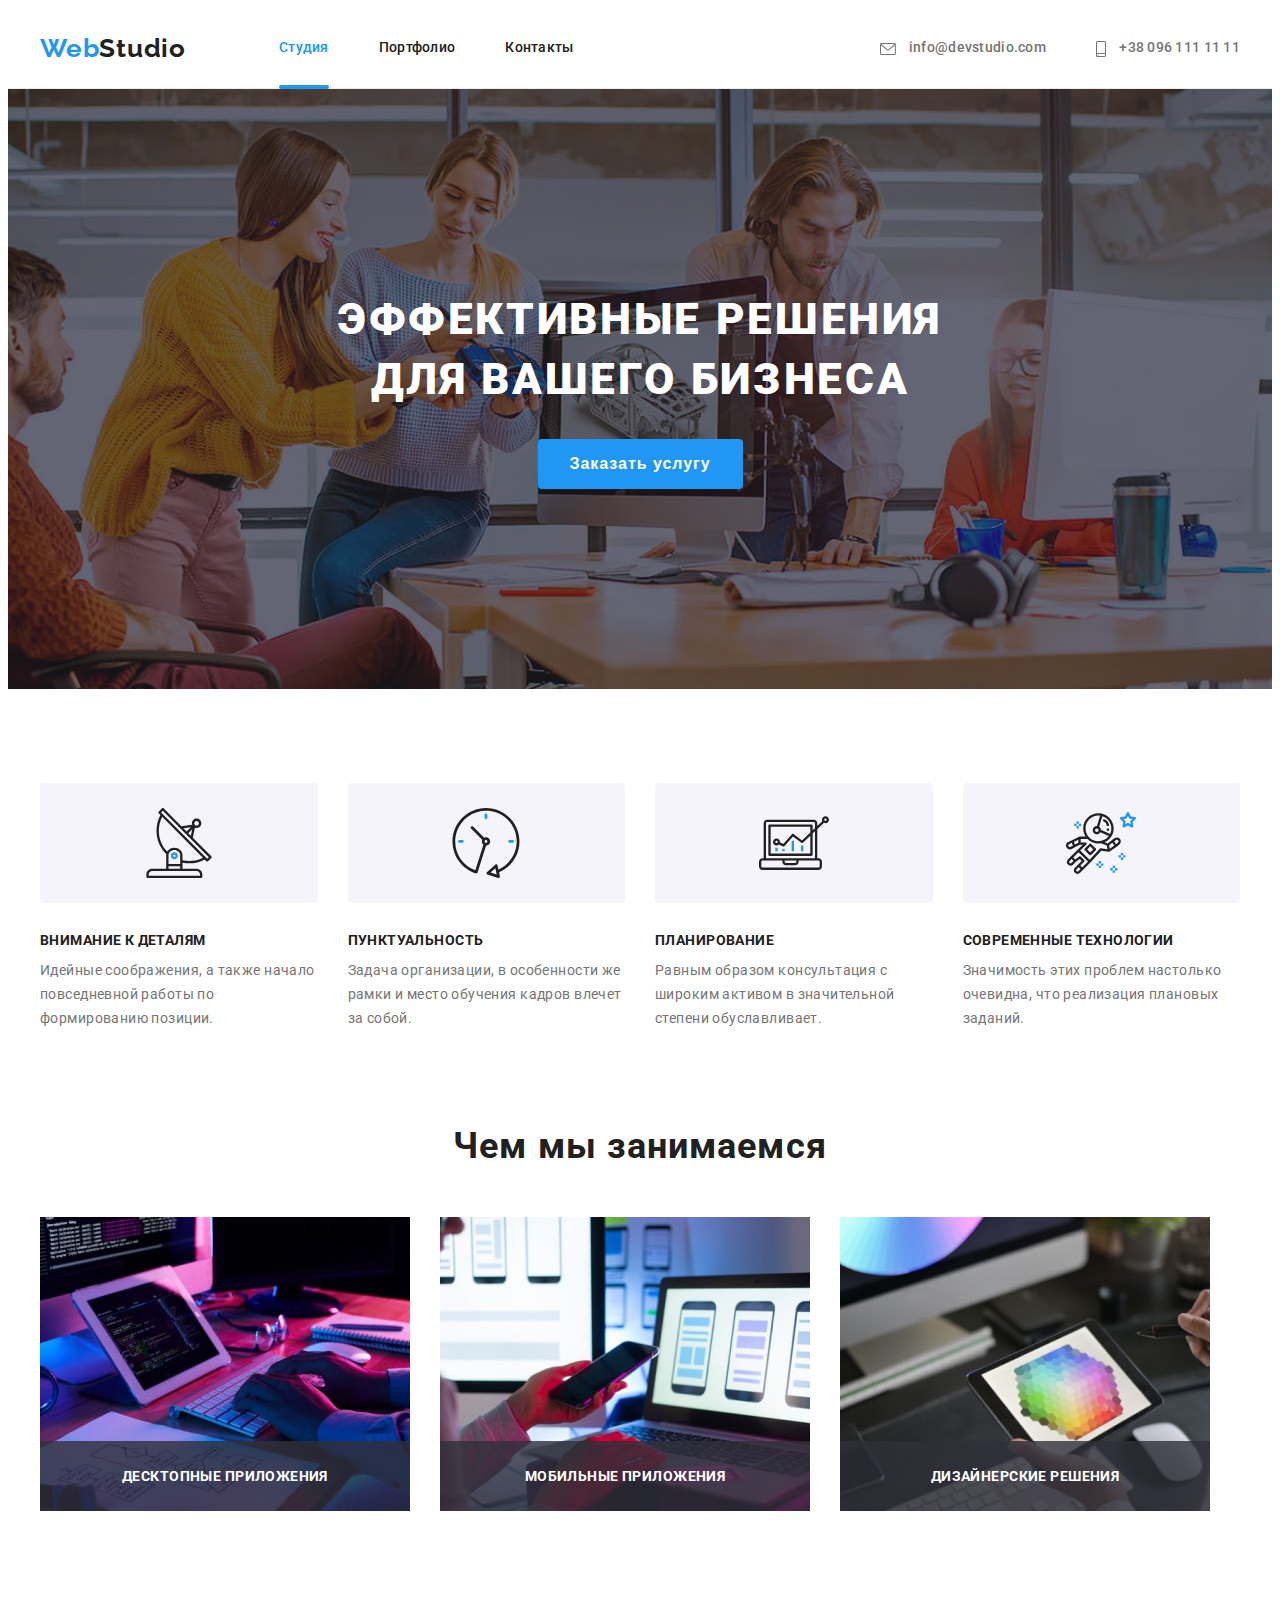
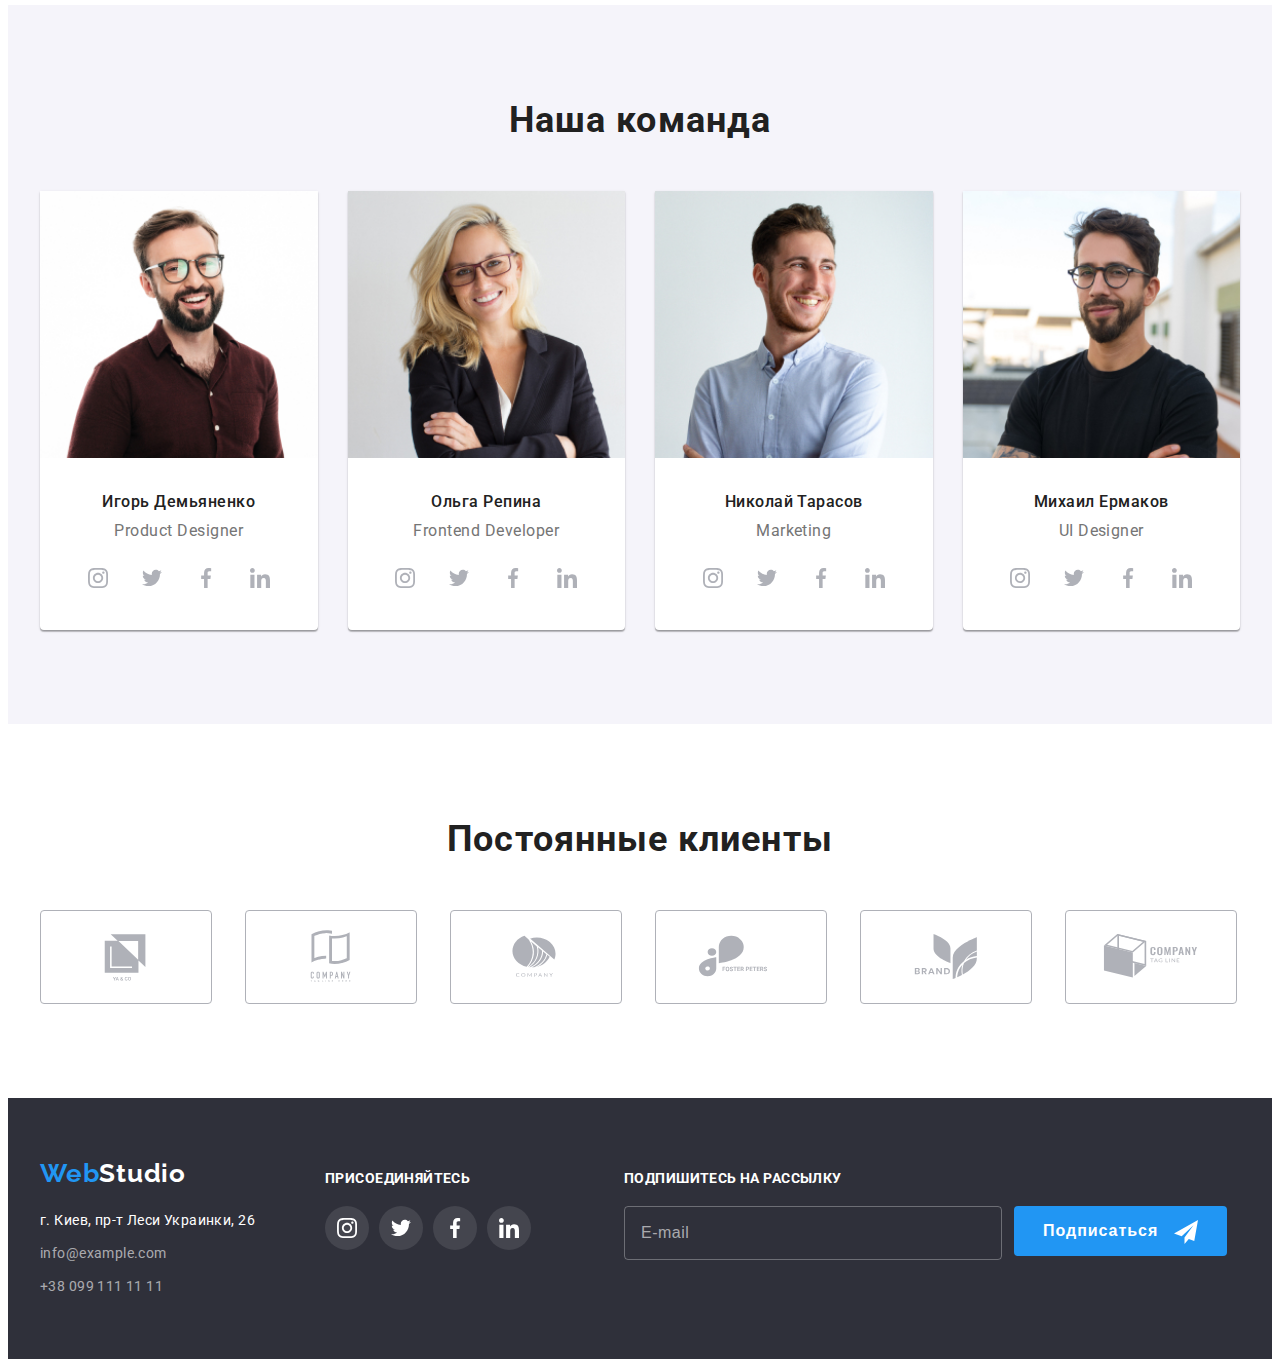
<file: index.html>
<!DOCTYPE html>
<html lang="ru">
<head>
    <meta charset="UTF-8">
    <meta http-equiv="X-UA-Compatible" content="IE=edge">
    <meta name="viewport" content="width=device-width, initial-scale=1.0">
    <title>Document</title>
    <link rel="preconnect" href="https://fonts.googleapis.com">
    <link rel="preconnect" href="https://fonts.gstatic.com" crossorigin>
    <link href="https://fonts.googleapis.com/css2?family=Raleway:wght@700&family=Roboto:wght@400;500;700;900&display=swap"
        rel="stylesheet">
    <link rel="stylesheet" href="https://cdnjs.cloudflare.com/ajax/libs/modern-normalize/1.1.0/modern-normalize.min.css"
        integrity="sha512-wpPYUAdjBVSE4KJnH1VR1HeZfpl1ub8YT/NKx4PuQ5NmX2tKuGu6U/JRp5y+Y8XG2tV+wKQpNHVUX03MfMFn9Q=="
        crossorigin="anonymous" referrerpolicy="no-referrer" />
    <link rel="stylesheet" href="./css/style.css">
    <link rel="stylesheet" href="./css/main.min.css">
</head>
<body>
    <header class="header">
        <div class="container">
            <nav class="header-nav">
                <a href="" class="header-nav__logo logo link" lang="en">Web<span class="header-nav__studio">Studio</span></a>
                <ul class="header-nav__list list">
                    <li class="header-nav__item">
                        <a href="./index.html" class="header-nav__link current link">Студия</a>
                    </li>
                    <li class="header-nav__item">
                        <a href="./portfolio.html" class="header-nav__link link">Портфолио</a>
                    </li>
                    <li class="header-nav__item">
                        <a href="" class="header-nav__link link">Контакты</a>
                    </li>
                </ul>
            </nav>
            <ul class="header-contacts list">
                <li class="header-contacts__item">
                    <a href="mailto:info@devstudio.com" class="header-contacts__mail link">
                        <svg class="header-contacts__icon" width="16" height="12">
                            <use href="./images/sprite.svg#icon-envelope"></use>
                        </svg>
                    info@devstudio.com</a>
                </li>
                <li class="header-contacts__item">
                    <a href="tel:+380961111111" class="header-contacts__tel link">
                        <svg class="header-contacts__icon" width="10" height="16">
                            <use href="./images/sprite.svg#icon-smartphone"></use>
                        </svg>
                    +38 096 111 11 11</a>
                </li>
            </ul>
            <button type="button" class="menu-open" data-menu-open>
                <svg class="menu-open__icon" width="24" height="16">
                    <use href="./images/sprite.svg#icon-menu-open1">
                    </use>
                </svg>
            </button>
            <div class="mob-menu is-hidden" data-menu>
                <div>
                <button class="menu-close" data-menu-close>
                    <svg class="menu-close__icon" width="19" height="19">
                        <use href="./images/sprite.svg#icon-menu-close">
                        </use>
                    </svg>
                </button>
                <ul class="mob-menu-list list">
                    <li class="mob-menu-list__item">
                        <a href="./index.html" class="mob-menu-list__link current link">Студия</a>
                    </li>
                    <li class="mob-menu-list__item">
                        <a href="./portfolio.html" class="mob-menu-list__link link">Портфолио</a>
                    </li>
                    <li class="mob-menu-list__item">
                        <a href="" class="mob-menu-list__link link">Контакты</a>
                    </li>
                </ul>
                </div>
                <div>
                <ul class="mob-menu-contacts list">
                    <li class="mob-menu-contacts__item">
                        <a href="tel:+380961111111" class="mob-menu-contacts__tel link">
                            +38 096 111 11 11</a>
                    </li>
                    <li class="mob-menu-contacts__item">
                        <a href="mailto:info@devstudio.com" class="mob-menu-contacts__mail link">
                            info@devstudio.com</a>
                    </li>
                    
                </ul>
                <ul class="mob-menu-social">
                    <li class="mob-menu-social__list list">
                        <a href="#" class="mob-menu-social__item link">
                            Instagram
                        </a>
                    </li>
                    <li class="mob-menu-social__list list">
                        <a href="#" class="mob-menu-social__item link">
                            Twitter
                        </a>
                    </li>
                    <li class="mob-menu-social__list list">
                        <a href="#" class="mob-menu-social__item link">
                            Facebook
                        </a>
                    </li>
                    <li class="mob-menu-social__list list">
                        <a href="#" class="mob-menu-social__item link">
                            LinkedIn
                        </a>
                    </li>
                </ul>
                </div>
            </div>
        </div>
    </header>
    <main>
        <section class="hero">
            <div class="container">
                <h1 class="hero-title">Эффективные решения<br>для вашего бизнеса</h1>
                <button type="button" data-modal-open class="hero-button btn">Заказать услугу</button>
            </div>    
        </section>
        <section class="advantages">
            <div class="container">
                <h2 class="visually-hidden">Наши преимущества</h2>
                <ul class="advantages-list list">
                    <li class="advantages-list__item">
                        <div class="advantages-list__icon-box">
                            <svg class="advantages-icon" width="70" height="70">
                                <use href="./images/sprite.svg#icon-antenna-1">
                                </use>
                            </svg>
                        </div>
                        <h3 class="advantages-list__title">Внимание к деталям</h3>
                        <p class="advantages-list__text">Идейные соображения, а также начало повседневной работы по формированию позиции.</p>
                    </li>
                    <li class="advantages-list__item">
                        <div class="advantages-list__icon-box">
                            <svg class="advantages-icon" width="70" height="70">
                                <use href="./images/sprite.svg#icon-clock-1">
                                </use>
                            </svg>
                        </div>
                        <h3 class="advantages-list__title">Пунктуальность</h3>
                        <p class="advantages-list__text">Задача организации, в особенности же рамки и место обучения кадров влечет за собой.</p>
                    </li>
                    <li class="advantages-list__item">
                        <div class="advantages-list__icon-box">
                            <svg class="advantages-icon" width="70" height="70">
                                <use href="./images/sprite.svg#icon-diagram-1">
                                </use>
                            </svg>
                        </div>
                        <h3 class="advantages-list__title">Планирование</h3>
                        <p class="advantages-list__text">Равным образом консультация с широким активом в значительной степени обуславливает.</p>
                    </li>
                    <li class="advantages-list__item">
                        <div class="advantages-list__icon-box">
                            <svg class="advantages-icon" width="70" height="70">
                                <use href="./images/sprite.svg#icon-astronaut-1">
                                </use>
                            </svg>
                        </div>
                        <h3 class="advantages-list__title">Современные технологии</h3>
                        <p class="advantages-list__text">Значимость этих проблем настолько очевидна, что реализация плановых заданий.</p>
                    </li>
                </ul>
            </div>
        </section>
        <section class="service">
            <div class="container">
                <h2 class="service-title">Чем мы занимаемся</h2>
                <ul class="service-list list">
                    <li class="service-list__item">
                        <img src="./images/what-we-do/desktop.jpg" alt="Набирает текст на клавиатуре" width="370" height="294">
                        <h3 class="service-list__description">Десктопные приложения</h3>
                    </li>
                    <li class="service-list__item">
                        <img src="./images/what-we-do/mobile.jpg" alt="Мобильный телефон и ноутбук" width="370" height="294">
                        <h3 class="service-list__description">Мобильные приложения</h3>
                    </li>
                    <li class="service-list__item">
                        <img src="./images/what-we-do/design.jpg" alt="Планшет в руках" width="370" height="294">
                        <h3 class="service-list__description">Дизайнерские решения</h3>
                    </li>
                </ul>
            </div>
        </section>
        <section class="team">
            <div class="container">
                <h2 class="team-title">Наша команда</h2>
                <ul class="team-list list">
                    <li class="team-list__item">
                        <picture>
                            <source srcset="./images/our-team/img-1-desk.jpg 1x, ./images/our-team/img-1-desk-2x.jpg 2x" media="(min-width:1200px)" />
                            <source srcset="./images/our-team/img-1-tablet.jpg 1x, ./images/our-team/img-1-tablet-2x.jpg 2x" media="(min-width:768px)" />
                            <source srcset="./images/our-team/img-1-mob.jpg 1x, ./images/our-team/img-1-mob-2x.jpg 2x" media="(min-width:480px)" />
                            <img src="./images/our-team/img-1-desk.jpg" alt="Улыбающийся парень в очках" width="100%" height="auto">
                        </picture>
                        <div class="team-list__text">
                            <h3 class="team-list__name">Игорь Демьяненко</h3>
                            <p class="team-list__position" lang="en">Product Designer</p>
                            <ul class="team-list__icon-list list">
                                <li class="team-list__icon-item">
                                    <a href="#" class="team-list__icon-link social-icon link">
                                        <svg class="team-social-icon" width="20" height="20">
                                            <use href="./images/sprite.svg#icon-instagram-2">
                                            </use>
                                        </svg>
                                    </a>
                                </li>
                                <li class="team-list__icon-item">
                                    <a href="#" class="team-list__icon-link social-icon link">
                                        <svg class="team-social-icon" width="20" height="20">
                                            <use href="./images/sprite.svg#icon-twitter-1">
                                            </use>
                                        </svg>
                                    </a>
                                </li>
                                <li class="team-list__icon-item">
                                    <a href="#" class="team-list__icon-link social-icon link">
                                        <svg class="team-social-icon" width="20" height="20">
                                            <use href="./images/sprite.svg#icon-facebook-1">
                                            </use>
                                        </svg>
                                    </a>
                                </li>
                                <li class="team-list__icon-item">
                                    <a href="#" class="team-list__icon-link social-icon link">
                                        <svg class="team-social-icon" width="20" height="20">
                                            <use href="./images/sprite.svg#icon-linkedin-1">
                                            </use>
                                        </svg>
                                    </a>
                                </li>
                            </ul>
                        </div>
                    </li>
                    <li class="team-list__item">
                        <picture>
                            <source srcset="./images/our-team/img-2-desk.jpg 1x, ./images/our-team/img-2-desk-2x.jpg 2x"
                                media="(min-width:1200px)" />
                            <source srcset="./images/our-team/img-2-tablet.jpg 1x, ./images/our-team/img-2-tablet-2x.jpg 2x"
                                media="(min-width:768px)" />
                            <source srcset="./images/our-team/img-2-mob.jpg 1x, ./images/our-team/img-2-mob-2x.jpg 2x"
                                media="(min-width:480px)" />
                            <img src="./images/our-team/img-2-desk.jpg" alt="Улыбающаяся девушка в очках" width="100%" height="auto">
                        </picture>
                        <div class="team-list__text">
                            <h3 class="team-list__name">Ольга Репина</h3>
                            <p class="team-list__position" lang="en">Frontend Developer</p>
                            <ul class="team-list__icon-list list">
                                <li class="team-list__icon-item">
                                    <a href="#" class="team-list__icon-link social-icon link">
                                        <svg class="team-social-icon" width="20" height="20">
                                            <use href="./images/sprite.svg#icon-instagram-2">
                                            </use>
                                        </svg>
                                    </a>
                                </li>
                                <li class="team-list__icon-item">
                                    <a href="#" class="team-list__icon-link social-icon link">
                                        <svg class="team-social-icon" width="20" height="20">
                                            <use href="./images/sprite.svg#icon-twitter-1">
                                            </use>
                                        </svg>
                                    </a>
                                </li>
                                <li class="team-list__icon-item">
                                    <a href="#" class="team-list__icon-link social-icon link">
                                        <svg class="team-social-icon" width="20" height="20">
                                            <use href="./images/sprite.svg#icon-facebook-1">
                                            </use>
                                        </svg>
                                    </a>
                                </li>
                                <li class="team-list__icon-item">
                                    <a href="#" class="team-list__icon-link social-icon link">
                                        <svg class="team-social-icon" width="20" height="20">
                                            <use href="./images/sprite.svg#icon-linkedin-1">
                                            </use>
                                        </svg>
                                    </a>
                                </li>
                            </ul>
                        </div> 
                    </li>
                    <li class="team-list__item">
                        <picture>
                            <source srcset="./images/our-team/img-3-desk.jpg 1x, ./images/our-team/img-3-desk-2x.jpg 2x"
                                media="(min-width:1200px)" />
                            <source srcset="./images/our-team/img-3-tablet.jpg 1x, ./images/our-team/img-3-tablet-2x.jpg 2x"
                                media="(min-width:768px)" />
                            <source srcset="./images/our-team/img-3-mob.jpg 1x, ./images/our-team/img-3-mob-2x.jpg 2x"
                                media="(min-width:480px)" />
                            <img src="./images/our-team/img-3-desk.jpg" alt="Улыбающийся парень в белой рубашке" width="100%" height="auto">
                        </picture>
                        <div class="team-list__text">
                            <h3 class="team-list__name">Николай Тарасов</h3>
                            <p class="team-list__position" lang="en">Marketing</p>
                            <ul class="team-list__icon-list list">
                                <li class="team-list__icon-item">
                                    <a href="#" class="team-list__icon-link social-icon link">
                                        <svg class="team-social-icon" width="20" height="20">
                                            <use href="./images/sprite.svg#icon-instagram-2">
                                            </use>
                                        </svg>
                                    </a>
                                </li>
                                <li class="team-list__icon-item">
                                    <a href="#" class="team-list__icon-link social-icon link">
                                        <svg class="team-social-icon" width="20" height="20">
                                            <use href="./images/sprite.svg#icon-twitter-1">
                                            </use>
                                        </svg>
                                    </a>
                                </li>
                                <li class="team-list__icon-item">
                                    <a href="#" class="team-list__icon-link social-icon link">
                                        <svg class="team-social-icon" width="20" height="20">
                                            <use href="./images/sprite.svg#icon-facebook-1">
                                            </use>
                                        </svg>
                                    </a>
                                </li>
                                <li class="team-list__icon-item">
                                    <a href="#" class="team-list__icon-link social-icon link">
                                        <svg class="team-social-icon" width="20" height="20">
                                            <use href="./images/sprite.svg#icon-linkedin-1">
                                            </use>
                                        </svg>
                                    </a>
                                </li>
                            </ul>
                        </div> 
                    </li>
                    <li class="team-list__item">
                        <picture>
                            <source srcset="./images/our-team/img-4-desk.jpg 1x, ./images/our-team/img-4-desk-2x.jpg 2x"
                                media="(min-width:1200px)" />
                            <source srcset="./images/our-team/img-4-tablet.jpg 1x, ./images/our-team/img-4-tablet-2x.jpg 2x"
                                media="(min-width:768px)" />
                            <source srcset="./images/our-team/img-4-mob.jpg 1x, ./images/our-team/img-4-mob-2x.jpg 2x"
                                media="(min-width:480px)" />
                            <img src="./images/our-team/img-4-desk.jpg" alt="Улыбающийся парень в черной футболке" width="100%" height="auto">
                        </picture>
                        <div class="team-list__text">
                            <h3 class="team-list__name">Михаил Ермаков</h3>
                            <p class="team-list__position" lang="en">UI Designer</p>
                            <ul class="team-list__icon-list list">
                                <li class="team-list__icon-item">
                                    <a href="#" class="team-list__icon-link social-icon link">
                                        <svg class="team-social-icon" width="20" height="20">
                                            <use href="./images/sprite.svg#icon-instagram-2">
                                            </use>
                                        </svg>
                                    </a>
                                </li>
                                <li class="team-list__icon-item">
                                    <a href="#" class="team-list__icon-link social-icon link">
                                        <svg class="team-social-icon" width="20" height="20">
                                            <use href="./images/sprite.svg#icon-twitter-1">
                                            </use>
                                        </svg>
                                    </a>
                                </li>
                                <li class="team-list__icon-item">
                                    <a href="#" class="team-list__icon-link social-icon link">
                                        <svg class="team-social-icon" width="20" height="20">
                                            <use href="./images/sprite.svg#icon-facebook-1">
                                            </use>
                                        </svg>
                                    </a>
                                </li>
                                <li class="team-list__icon-item">
                                    <a href="#" class="team-list__icon-link social-icon link">
                                        <svg class="team-social-icon" width="20" height="20">
                                            <use href="./images/sprite.svg#icon-linkedin-1">
                                            </use>
                                        </svg>
                                    </a>
                                </li>
                            </ul>
                        </div>
                    </li>
                </ul>
            </div>
        </section>
         <section class="client">
            <div class="container">
                <h2 class="client-title">Постоянные клиенты</h2>
                <ul class="client-list list">
                    <li class="client-list__item">
                        <a href="#" class="client-list__link link">
                            <svg class="client-list__icon-company" width="106" height="60">
                                <use href="./images/sprite.svg#icon-logo">
                                </use>
                            </svg>
                        </a>
                    </li>
                    <li class="client-list__item">
                        <a href="#" class="client-list__link link">
                            <svg class="client-list__icon-company" width="106" height="60">
                                <use href="./images/sprite.svg#icon-logo-1">
                                </use>
                            </svg>
                        </a>
                    </li>
                    <li class="client-list__item">
                        <a href="#" class="client-list__link link">
                            <svg class="client-list__icon-company" width="106" height="60">
                                <use href="./images/sprite.svg#icon-logo-2">
                                </use>
                            </svg>
                        </a>
                    </li>
                    <li class="client-list__item">
                        <a href="#" class="client-list__link link">
                            <svg class="client-list__icon-company" width="106" height="60">
                                <use href="./images/sprite.svg#icon-logo-3">
                                </use>
                            </svg>
                        </a>
                    </li>
                    <li class="client-list__item">
                        <a href="#" class="client-list__link link">
                            <svg class="client-list__icon-company" width="106" height="60">
                                <use href="./images/sprite.svg#icon-logo-4">
                                </use>
                            </svg>
                        </a>
                    </li>
                    <li class="client-list__item">
                        <a href="#" class="client-list__link link">
                            <svg class="client-list__icon-company" width="106" height="60">
                                <use href="./images/sprite.svg#icon-logo-5">
                                </use>
                            </svg>
                        </a>
                    </li>
                </ul>
            </div>       
        </section>
    </main>
    <footer class="footer">
        <div class="container">
            <div class="footer-tablet">
            <div class="footer-contacts">
                <a href="" class="footer-contacts__logo logo link" lang="en">Web<span class="footer-contacts__studio">Studio</span></a>
                <address class="footer-contacts__address">
                    <ul class="footer-contacts__list list">
                        <li class="footer-contacts__item">
                            <a href="https://goo.gl/maps/ack8c37ZbApfRKhZ8" class="footer-contacts__map link" target="_blank" rel="noopener noreferrer">г. Киев, пр-т Леси Украинки, 26</a>
                        </li>
                        <li class="footer-contacts__item">
                            <a href="mailto:info@example.com" class="footer-contacts__mail link">info@example.com</a>
                        </li>
                        <li class="footer-contacts__item">
                            <a href="tel:+380991111111" class="footer-contacts__tel link">+38 099 111 11 11</a>
                        </li>
                    </ul>
                </address>
            </div>
            <div class="social-networks">
                <h3 class="social-networks__title">присоединяйтесь</h3>
                <ul class="social-networks__list list">
                    <li class="social-networks__item">
                        <a href="#" class="social-networks__link social-icon link">
                            <svg class="social-networks__icon" width="20" height="20">
                                <use href="./images/sprite.svg#icon-instagram-2">
                                </use>
                            </svg>
                        </a>
                    </li>
                    <li class="social-networks__item">
                        <a href="#" class="social-networks__link social-icon link">
                            <svg class="social-networks__icon" width="20" height="20">
                                <use href="./images/sprite.svg#icon-twitter-1">
                                </use>
                            </svg>
                        </a>
                    </li>
                    <li class="social-networks__item">
                        <a href="#" class="social-networks__link social-icon link">
                            <svg class="social-networks__icon" width="20" height="20">
                                <use href="./images/sprite.svg#icon-facebook-1">
                                </use>
                            </svg>
                        </a>
                    </li>
                    <li class="social-networks__item">
                        <a href="#" class="social-networks__link social-icon link">
                            <svg class="social-networks__icon" width="20" height="20">
                                <use href="./images/sprite.svg#icon-linkedin-1">
                                </use>
                            </svg>
                        </a>
                    </li>
                </ul>
            </div>
            </div>
            <div class="distribution">
                <h3 class="distribution__title">Подпишитесь на рассылку</h3>
                <form action="#" class="distribution-form">
                    <input type="email" name="distribution-email" class="distribution-form__input" placeholder="E-mail">
                    <button type="submit" class="btn distribution-form__button">Подписаться
                        <svg class="distribution-form__icon" width="24" height="24">
                            <use href="./images/sprite.svg#distribution-icon">
                            </use>
                        </svg>
                    </button>
                </form>
            </div>
        </div>    
    </footer>
    <div class="backdrop is-hidden" data-modal>
        <div class="modal">
           <button type="button" data-modal-close class="btn-open">
            <svg class="btn-open-icon" width="18" height="18">
                <use href="./images/sprite.svg#icon-close">
                </use>
            </svg>        
           </button>
           <form action="#" class="modal-form">
               <b class="modal-title">Оставьте свои данные, мы вам перезвоним</b>
               <div class="modal-form-field">
                   <label for="input-name" class="modal-form-label">Имя</label>
                   <span class="input-wrap">
                        <input type="text" id="input-name" class="modal-form-input" name="modal-name">
                        <svg class="modal-form-icon" width="12" height="12">
                            <use href="./images/sprite.svg#icon-user"></use>
                        </svg>
                    </span>
               </div>
                <div class="modal-form-field">
                    <label for="input-tel" class="modal-form-label">Телефон</label>
                    <span class="input-wrap">
                        <input type="tel" id="input-tel" class="modal-form-input" name="modal-tel">
                        <svg class="modal-form-icon" width="13" height="13">
                            <use href="./images/sprite.svg#icon-tel"></use>
                        </svg>
                    </span>
                </div>
                <div class="modal-form-field">
                    <label for="input-email" class="modal-form-label">Почта</label>
                    <span class="input-wrap">
                        <input type="email" id="input-email" class="modal-form-input" name="modal-email">
                        <svg class="modal-form-icon" width="15" height="12">
                            <use href="./images/sprite.svg#icon-mail"></use>
                        </svg>
                    </span>
                </div>
                <div class="modal-form-field">
                    <label for="comment" class="modal-form-label">Комментарий</label>
                    <textarea name="modal-comment" id="comment" placeholder="Введите текст" class="modal-comment"></textarea>
                </div>
                <div class="modal-form-field">
                    <input type="checkbox" id="check" name="policy" class= "visually-hidden checkbox">
                    <label for="check" class="check-label">
                        <span class="icon-check">
                            <svg class="" width="11" height="18">
                                <use href="./images/sprite.svg#icon-check"></use>
                            </svg>
                        </span>
                        Соглашаюсь с рассылкой и принимаю <a href="#" class="agreement-link">Условия договора</a></label>
                </div>
                <button type="submit" class="modal-button">Отправить</button>
           </form>
        </div>
    </div>
    <script src="./js/modal.js"></script>
    <script src="./js/menu.js"></script>
</body>
</html>
</file>
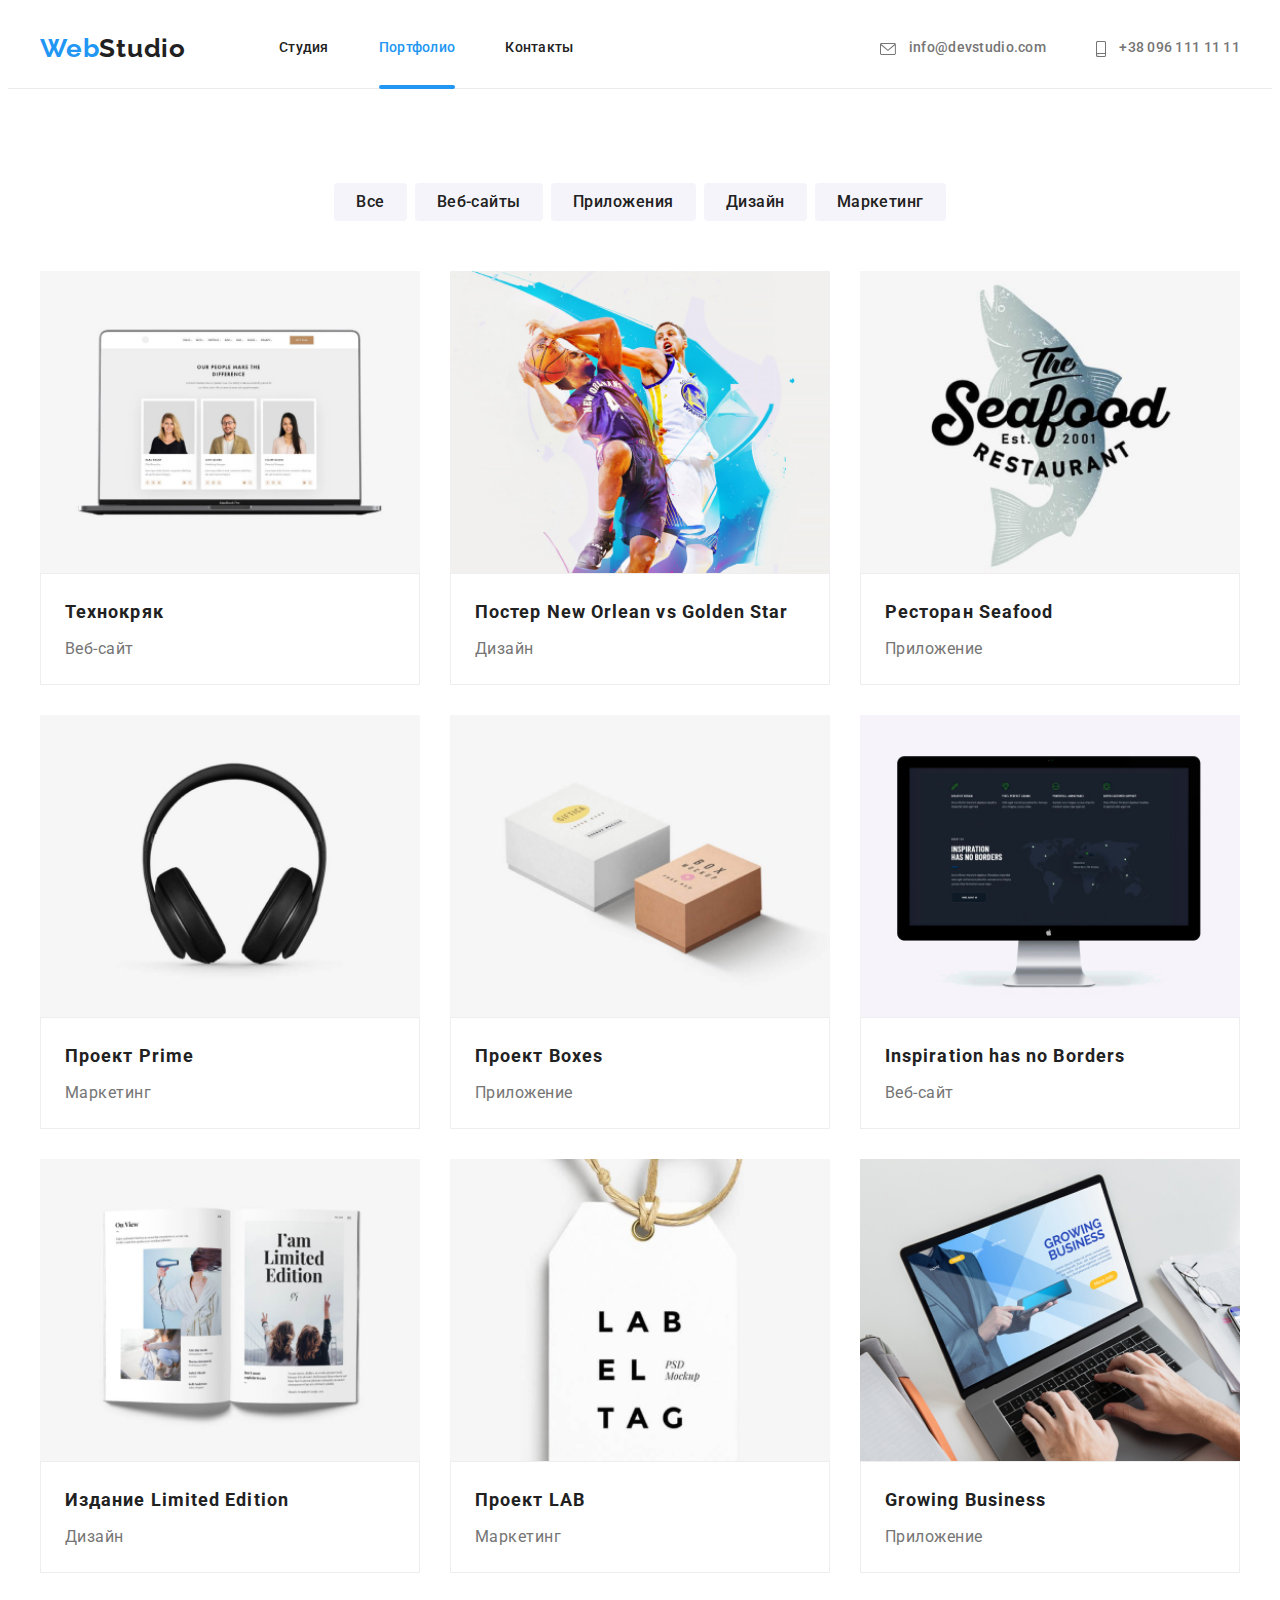
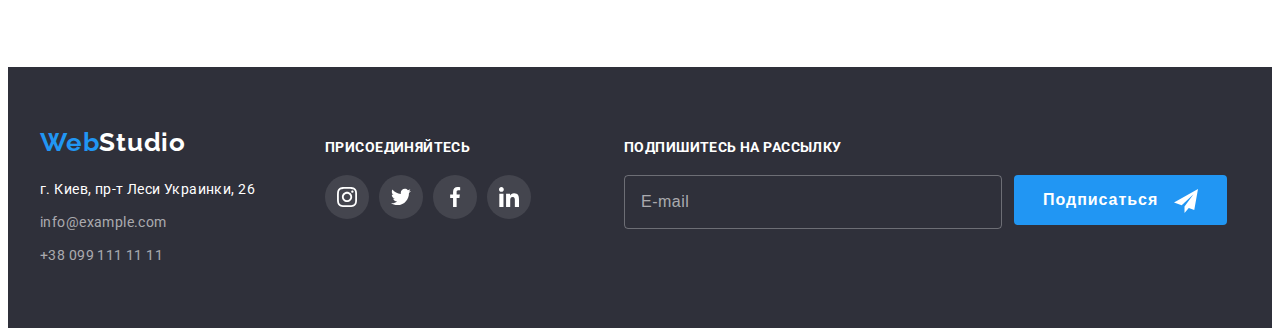
<file: portfolio.html>
<!DOCTYPE html>
<html lang="ru">
<head>
    <meta charset="UTF-8">
    <meta http-equiv="X-UA-Compatible" content="IE=edge">
    <meta name="viewport" content="width=device-width, initial-scale=1.0">
    <title>Document</title>
    <link rel="preconnect" href="https://fonts.googleapis.com">
    <link rel="preconnect" href="https://fonts.gstatic.com" crossorigin>
    <link
        href="https://fonts.googleapis.com/css2?family=Raleway:wght@700&family=Roboto:wght@400;500;700;900&display=swap"
        rel="stylesheet">
    <link rel="stylesheet" href="https://cdnjs.cloudflare.com/ajax/libs/modern-normalize/1.1.0/modern-normalize.min.css"
        integrity="sha512-wpPYUAdjBVSE4KJnH1VR1HeZfpl1ub8YT/NKx4PuQ5NmX2tKuGu6U/JRp5y+Y8XG2tV+wKQpNHVUX03MfMFn9Q=="
        crossorigin="anonymous" referrerpolicy="no-referrer" />
    <link rel="stylesheet" href="./css/style.css">
    <link rel="stylesheet" href="./css/main.min.css">
</head>    
<body>
    <header class="header">
        <div class="container">
            <nav class="header-nav">
                <a href="" class="header-nav__logo logo link" lang="en">Web<span
                        class="header-nav__studio">Studio</span></a>
                <ul class="header-nav__list list">
                    <li class="header-nav__item">
                        <a href="./index.html" class="header-nav__link link">Студия</a>
                    </li>
                    <li class="header-nav__item">
                        <a href="./portfolio.html" class="header-nav__link current link">Портфолио</a>
                    </li>
                    <li class="header-nav__item">
                        <a href="" class="header-nav__link link">Контакты</a>
                    </li>
                </ul>
            </nav>
            <ul class="header-contacts list">
                <li class="header-contacts__item">
                    <a href="mailto:info@devstudio.com" class="header-contacts__mail link">
                        <svg class="header-contacts__icon" width="16" height="12">
                            <use href="./images/sprite.svg#icon-envelope"></use>
                        </svg>
                        info@devstudio.com</a>
                </li>
                <li class="header-contacts__item">
                    <a href="tel:+380961111111" class="header-contacts__tel link">
                        <svg class="header-contacts__icon" width="10" height="16">
                            <use href="./images/sprite.svg#icon-smartphone"></use>
                        </svg>
                        +38 096 111 11 11</a>
                </li>
            </ul>
            <button type="button" class="menu-open" data-menu-open>
                <svg class="menu-open__icon" width="24" height="16">
                    <use href="./images/sprite.svg#icon-menu-open1">
                    </use>
                </svg>
            </button>
            <div class="mob-menu is-hidden" data-menu>
                <div>
                <button class="menu-close" data-menu-close>
                    <svg class="menu-close__icon" width="19" height="19">
                        <use href="./images/sprite.svg#icon-menu-close">
                        </use>
                    </svg>
                </button>
                <ul class="mob-menu-list list">
                    <li class="mob-menu-list__item">
                        <a href="./index.html" class="mob-menu-list__link link">Студия</a>
                    </li>
                    <li class="mob-menu-list__item">
                        <a href="./portfolio.html" class="mob-menu-list__link current link">Портфолио</a>
                    </li>
                    <li class="mob-menu-list__item">
                        <a href="" class="mob-menu-list__link link">Контакты</a>
                    </li>
                </ul>
                </div>
                <div>
                <ul class="mob-menu-contacts list">
                    <li class="mob-menu-contacts__item">
                        <a href="tel:+380961111111" class="mob-menu-contacts__tel link">
                            +38 096 111 11 11</a>
                    </li>
                    <li class="mob-menu-contacts__item">
                        <a href="mailto:info@devstudio.com" class="mob-menu-contacts__mail link">
                            info@devstudio.com</a>
                    </li>
            
                </ul>
                <ul class="mob-menu-social">
                    <li class="mob-menu-social__list list">
                        <a href="#" class="mob-menu-social__item link">
                            Instagram
                        </a>
                    </li>
                    <li class="mob-menu-social__list list">
                        <a href="#" class="mob-menu-social__item link">
                            Twitter
                        </a>
                    </li>
                    <li class="mob-menu-social__list list">
                        <a href="#" class="mob-menu-social__item link">
                            Facebook
                        </a>
                    </li>
                    <li class="mob-menu-social__list list">
                        <a href="#" class="mob-menu-social__item link">
                            LinkedIn
                        </a>
                    </li>
                </ul>
                </div>
            </div>
        </div>
    </header>
    <main>
        <section class="portfolio">
            <div class="container">
                <!--спрятать с помощью css-->
                <h1 class="visually-hidden">Портфолио</h1>
                <ul class="portfolio-filter__list list">
                    <li class="portfolio-filter__item">
                    <button type="button" class="portfolio-filter__button">Все</button>
                    </li>
                    <li class="portfolio-filter__item">
                        <button type="button" class="portfolio-filter__button">Веб-сайты</button>
                    </li>
                    <li class="portfolio-filter__item">
                        <button type="button" class="portfolio-filter__button">Приложения</button>
                    </li>
                    <li class="portfolio-filter__item">
                        <button type="button" class="portfolio-filter__button">Дизайн</button>
                    </li>
                    <li class="portfolio-filter__item">
                        <button type="button" class="portfolio-filter__button">Маркетинг</button>
                    </li>
                </ul>   
                <ul class="portfolio-example-list list">
                    <li class="portfolio-example-item">
                        <a class="portfolio-example-item__link link" href="">
                        <div class="portfolio-overlay">
                            <picture>
                                <source srcset="./images/portfolio-items/img-1-desk.jpg 1x, ./images/portfolio-items/img-1-desk-2x.jpg 2x"
                                    media="(min-width:1200px)" />
                                <source srcset="./images/portfolio-items/img-1-tablet.jpg 1x, ./images/portfolio-items/img-1-tablet-2x.jpg 2x"
                                    media="(min-width:768px)" />
                                <source srcset="./images/portfolio-items/img-1-mob.jpg 1x, ./images/portfolio-items/img-1-mob-2x.jpg 2x"
                                    media="(min-width:480px)" />
                                <img src="./images/portfolio-items/img-1-desk.jpg" class="portfolio-example-img" alt="Открытый ноутбук" width="100%"
                                    height="auto">
                            </picture>
                            <p class="portfolio-top-text">Технокряк это современная площадка распространения коронавируса. Компании используют эту платформу для цифрового
                            шпионажа и атак на защищённые сервера конкурентов.</p>
                        </div>
                        <div class="portfolio-example-text">
                            <h2 class="portfolio-example-name">Технокряк</h2>
                            <p class="portfolio-example-category">Веб-сайт</p>
                        </div>
                        </a>
                    </li>
                    <li class="portfolio-example-item">
                        <a class="portfolio-example-item__link link" href="">
                        <div class="portfolio-overlay">
                            <picture>
                                <source srcset="./images/portfolio-items/img-2-desk.jpg 1x, ./images/portfolio-items/img-2-desk-2x.jpg 2x"
                                    media="(min-width:1200px)" />
                                <source srcset="./images/portfolio-items/img-2-tablet.jpg 1x, ./images/portfolio-items/img-2-tablet-2x.jpg 2x"
                                    media="(min-width:768px)" />
                                <source srcset="./images/portfolio-items/img-2-mob.jpg 1x, ./images/portfolio-items/img-2-mob-2x.jpg 2x"
                                    media="(min-width:480px)" />
                                <img src="./images/portfolio-items/img-2-desk.jpg" class="portfolio-example-img" alt="Два баскетболиста борятся за мяч" width="100%"
                                    height="auto">
                            </picture>
                            <p class="portfolio-top-text">Технокряк это современная площадка распространения коронавируса. Компании используют эту
                                платформу для цифрового
                                шпионажа и атак на защищённые сервера конкурентов.</p>
                        </div>
                        <div class="portfolio-example-text">
                            <h2 lang="en" class="portfolio-example-name">Постер New Orlean vs Golden Star</h2>
                            <p class="portfolio-example-category">Дизайн</p>
                        </div>
                        </a>
                    </li>
                    <li class="portfolio-example-item">
                        <a class="portfolio-example-item__link link" href="">
                        <div class="portfolio-overlay">
                            <picture>
                                <source srcset="./images/portfolio-items/img-3-desk.jpg 1x, ./images/portfolio-items/img-3-desk-2x.jpg 2x"
                                    media="(min-width:1200px)" />
                                <source srcset="./images/portfolio-items/img-3-tablet.jpg 1x, ./images/portfolio-items/img-3-tablet-2x.jpg 2x"
                                    media="(min-width:768px)" />
                                <source srcset="./images/portfolio-items/img-3-mob.jpg 1x, ./images/portfolio-items/img-3-mob-2x.jpg 2x"
                                    media="(min-width:480px)" />
                                <img src="./images/portfolio-items/img-3-desk.jpg" class="portfolio-example-img"
                                    alt="Рыба логотип ресторана" width="100%" height="auto">
                            </picture>
                            <p class="portfolio-top-text">Технокряк это современная площадка распространения коронавируса. Компании используют эту
                                платформу для цифрового
                                шпионажа и атак на защищённые сервера конкурентов.</p>
                        </div>
                        <div class="portfolio-example-text">
                            <h2 lang="en" class="portfolio-example-name">Ресторан Seafood</h2>
                            <p class="portfolio-example-category">Приложение</p>
                        </div>
                        </a>
                    </li>
                    <li class="portfolio-example-item">
                        <a class="portfolio-example-item__link link" href="">
                        <div class="portfolio-overlay">
                            <picture>
                                <source srcset="./images/portfolio-items/img-4-desk.jpg 1x, ./images/portfolio-items/img-4-desk-2x.jpg 2x"
                                    media="(min-width:1200px)" />
                                <source srcset="./images/portfolio-items/img-4-tablet.jpg 1x, ./images/portfolio-items/img-4-tablet-2x.jpg 2x"
                                    media="(min-width:768px)" />
                                <source srcset="./images/portfolio-items/img-4-mob.jpg 1x, ./images/portfolio-items/img-4-mob-2x.jpg 2x"
                                    media="(min-width:480px)" />
                                <img src="./images/portfolio-items/img-4-desk.jpg" class="portfolio-example-img" alt="Наушники"
                                    width="100%" height="auto">
                            </picture>
                            <p class="portfolio-top-text">Технокряк это современная площадка распространения коронавируса. Компании используют эту
                                платформу для цифрового
                                шпионажа и атак на защищённые сервера конкурентов.</p>
                        </div>
                        <div class="portfolio-example-text">
                            <h2 lang="en" class="portfolio-example-name">Проект Prime</h2>
                            <p class="portfolio-example-category">Маркетинг</p>
                        </div>
                        </a>
                    </li>
                    <li class="portfolio-example-item">
                        <a class="portfolio-example-item__link link" href="">
                        <div class="portfolio-overlay">
                            <picture>
                                <source srcset="./images/portfolio-items/img-5-desk.jpg 1x, ./images/portfolio-items/img-5-desk-2x.jpg 2x"
                                    media="(min-width:1200px)" />
                                <source srcset="./images/portfolio-items/img-5-tablet.jpg 1x, ./images/portfolio-items/img-5-tablet-2x.jpg 2x"
                                    media="(min-width:768px)" />
                                <source srcset="./images/portfolio-items/img-5-mob.jpg 1x, ./images/portfolio-items/img-5-mob-2x.jpg 2x"
                                    media="(min-width:480px)" />
                                <img src="./images/portfolio-items/img-5-desk.jpg" class="portfolio-example-img" alt="Две подарочные коробочки" width="100%"
                                    height="auto">
                            </picture>
                            <p class="portfolio-top-text">Технокряк это современная площадка распространения коронавируса. Компании используют эту
                                платформу для цифрового
                                шпионажа и атак на защищённые сервера конкурентов.</p>
                        </div>
                        <div class="portfolio-example-text">
                            <h2 lang="en" class="portfolio-example-name">Проект Boxes</h2>
                            <p class="portfolio-example-category">Приложение</p>
                        </div>
                        </a>
                    </li>
                    <li class="portfolio-example-item">
                        <a class="portfolio-example-item__link link" href="">
                        <div class="portfolio-overlay">
                            <picture>
                                <source srcset="./images/portfolio-items/img-6-desk.jpg 1x, ./images/portfolio-items/img-6-desk-2x.jpg 2x"
                                    media="(min-width:1200px)" />
                                <source srcset="./images/portfolio-items/img-6-tablet.jpg 1x, ./images/portfolio-items/img-6-tablet-2x.jpg 2x"
                                    media="(min-width:768px)" />
                                <source srcset="./images/portfolio-items/img-6-mob.jpg 1x, ./images/portfolio-items/img-6-mob-2x.jpg 2x"
                                    media="(min-width:480px)" />
                                <img src="./images/portfolio-items/img-6-desk.jpg" class="portfolio-example-img" alt="Монитор"
                                    width="100%" height="auto">
                            </picture>
                            <p class="portfolio-top-text">Технокряк это современная площадка распространения коронавируса. Компании используют эту
                                платформу для цифрового
                                шпионажа и атак на защищённые сервера конкурентов.</p>
                        </div>
                        <div class="portfolio-example-text">
                            <h2 lang="en" class="portfolio-example-name">Inspiration has no Borders</h2>
                            <p class="portfolio-example-category">Веб-сайт</p>
                        </div>
                        </a>
                    </li>
                    <li class="portfolio-example-item">
                        <a class="portfolio-example-item__link link" href="">
                        <div class="portfolio-overlay">
                            <picture>
                                <source srcset="./images/portfolio-items/img-7-desk.jpg 1x, ./images/portfolio-items/img-7-desk-2x.jpg 2x"
                                    media="(min-width:1200px)" />
                                <source srcset="./images/portfolio-items/img-7-tablet.jpg 1x, ./images/portfolio-items/img-7-tablet-2x.jpg 2x"
                                    media="(min-width:768px)" />
                                <source srcset="./images/portfolio-items/img-7-mob.jpg 1x, ./images/portfolio-items/img-7-mob-2x.jpg 2x"
                                    media="(min-width:480px)" />
                                <img src="./images/portfolio-items/img-7-desk.jpg" class="portfolio-example-img" alt="Открытая книга" width="100%"
                                    height="auto">
                            </picture>
                            <p class="portfolio-top-text">Технокряк это современная площадка распространения коронавируса. Компании используют эту
                                платформу для цифрового
                                шпионажа и атак на защищённые сервера конкурентов.</p>
                        </div>
                        <div class="portfolio-example-text">
                            <h2 lang="en" class="portfolio-example-name">Издание Limited Edition</h2>
                            <p class="portfolio-example-category">Дизайн</p>
                        </div>
                        </a>
                    </li>
                    <li class="portfolio-example-item">
                        <a class="portfolio-example-item__link link" href="">
                        <div class="portfolio-overlay">
                        <picture>
                            <source srcset="./images/portfolio-items/img-8-desk.jpg 1x, ./images/portfolio-items/img-8-desk-2x.jpg 2x"
                                media="(min-width:1200px)" />
                            <source srcset="./images/portfolio-items/img-8-tablet.jpg 1x, ./images/portfolio-items/img-8-tablet-2x.jpg 2x"
                                media="(min-width:768px)" />
                            <source srcset="./images/portfolio-items/img-8-mob.jpg 1x, ./images/portfolio-items/img-8-mob-2x.jpg 2x"
                                media="(min-width:480px)" />
                            <img src="./images/portfolio-items/img-8-desk.jpg" class="portfolio-example-img" alt="Бирка" width="100%"
                                height="auto">
                        </picture>
                            <p class="portfolio-top-text">Технокряк это современная площадка распространения коронавируса. Компании используют эту
                                платформу для цифрового
                                шпионажа и атак на защищённые сервера конкурентов.</p>
                        </div>
                        <div class="portfolio-example-text">
                            <h2 lang="en" class="portfolio-example-name">Проект LAB</h2>
                            <p class="portfolio-example-category">Маркетинг</p>
                        </div>
                        </a>
                    </li>
                    <li class="portfolio-example-item">
                        <a class="portfolio-example-item__link link" href="">
                        <div class="portfolio-overlay">
                            <picture>
                                <source srcset="./images/portfolio-items/img-9-desk.jpg 1x, ./images/portfolio-items/img-9-desk-2x.jpg 2x"
                                    media="(min-width:1200px)" />
                                <source srcset="./images/portfolio-items/img-9-tablet.jpg 1x, ./images/portfolio-items/img-9-tablet-2x.jpg 2x"
                                    media="(min-width:768px)" />
                                <source srcset="./images/portfolio-items/img-9-mob.jpg 1x, ./images/portfolio-items/img-9-mob-2x.jpg 2x"
                                    media="(min-width:480px)" />
                                <img src="./images/portfolio-items/img-9-desk.jpg" class="portfolio-example-img" alt="Ноутбук за которым работают" width="100%"
                                    height="auto">
                            </picture>
                            <p class="portfolio-top-text">Технокряк это современная площадка распространения коронавируса. Компании используют эту
                                платформу для цифрового
                                шпионажа и атак на защищённые сервера конкурентов.</p>
                        </div>
                        <div class="portfolio-example-text">
                            <h2 lang="en" class="portfolio-example-name">Growing Business</h2>
                            <p class="portfolio-example-category">Приложение</p>
                        </div>
                        </a>
                    </li>
                </ul>
                </div>
        </section>
        
    </main>
    <footer class="footer">
        <div class="container">
            <div class="footer-tablet">
                <div class="footer-contacts">
                    <a href="" class="footer-contacts__logo logo link" lang="en">Web<span
                            class="footer-contacts__studio">Studio</span></a>
                    <address class="footer-contacts__address">
                        <ul class="footer-contacts__list list">
                            <li class="footer-contacts__item">
                                <a href="https://goo.gl/maps/ack8c37ZbApfRKhZ8" class="footer-contacts__map link"
                                    target="_blank" rel="noopener noreferrer">г. Киев, пр-т Леси Украинки, 26</a>
                            </li>
                            <li class="footer-contacts__item">
                                <a href="mailto:info@example.com" class="footer-contacts__mail link">info@example.com</a>
                            </li>
                            <li class="footer-contacts__item">
                                <a href="tel:+380991111111" class="footer-contacts__tel link">+38 099 111 11 11</a>
                            </li>
                        </ul>
                    </address>
                </div>
                <div class="social-networks">
                    <h3 class="social-networks__title">присоединяйтесь</h3>
                    <ul class="social-networks__list list">
                        <li class="social-networks__item">
                            <a href="#" class="social-networks__link social-icon link">
                                <svg class="social-networks__icon" width="20" height="20">
                                    <use href="./images/sprite.svg#icon-instagram-2">
                                    </use>
                                </svg>
                            </a>
                        </li>
                        <li class="social-networks__item">
                            <a href="#" class="social-networks__link social-icon link">
                                <svg class="social-networks__icon" width="20" height="20">
                                    <use href="./images/sprite.svg#icon-twitter-1">
                                    </use>
                                </svg>
                            </a>
                        </li>
                        <li class="social-networks__item">
                            <a href="#" class="social-networks__link social-icon link">
                                <svg class="social-networks__icon" width="20" height="20">
                                    <use href="./images/sprite.svg#icon-facebook-1">
                                    </use>
                                </svg>
                            </a>
                        </li>
                        <li class="social-networks__item">
                            <a href="#" class="social-networks__link social-icon link">
                                <svg class="social-networks__icon" width="20" height="20">
                                    <use href="./images/sprite.svg#icon-linkedin-1">
                                    </use>
                                </svg>
                            </a>
                        </li>
                    </ul>
                </div>
            </div>
            <div class="distribution">
                <h3 class="distribution__title">Подпишитесь на рассылку</h3>
                <form action="#" class="distribution-form">
                    <input type="email" name="distribution-email" class="distribution-form__input" placeholder="E-mail">
                    <button type="submit" class="btn distribution-form__button">Подписаться
                        <svg class="distribution-form__icon" width="24" height="24">
                            <use href="./images/sprite.svg#distribution-icon">
                            </use>
                        </svg>
                    </button>
                </form>
            </div>
        </div>
    </footer>
    <script src="./js/menu.js"></script>
</body>    
</html>
</file>
<file: css/style.css>
/*-----HEADER-----*/

/*-----Hero-----*/

/*-----ADVANTAGES-----*/

/*-----SERVICE-----*/

/*-----TEAM-----*/

/*-----CLIENT-----*/

/*-----FOOTER-----*/

/*-----PORTFOLIO-FILTER-----*/

/*-----PORTFOLIO-EXAMPLE-----*/
</file>
<file: css/main.min.css>
:root{--main-title-color: #212121;--main-text-color: #757575;--accent-color: #2196f3}body{font-family:'Roboto', sans-serif}p,h1,h2,h3,h4,h5,h6{margin-top:0;margin-bottom:0}ul{margin-top:0;margin-bottom:0;padding-left:0}.list{list-style:none}.link{text-decoration:none}.visually-hidden{position:absolute;width:1px;height:1px;margin:-1px;padding:0;overflow:hidden;border:0;clip:rect(0 0 0 0)}.container{width:100%;padding-left:15px;padding-right:15px;margin:0 auto}@media screen and (min-width: 480px){.container{max-width:480px}}@media screen and (min-width: 768px){.container{max-width:768px}}@media screen and (min-width: 1200px){.container{max-width:1200px}}.btn{display:block;min-width:200px;height:50px;font-weight:700;font-size:16px;line-height:calc(30 / 16);letter-spacing:0.06em;color:#ffffff;background-color:#2196f3;cursor:pointer;border:0px;border-radius:4px;transition:background-color 250ms cubic-bezier(0.4, 0, 0.2, 1)}.btn:hover,.btn:focus{background-color:#188ce8}.logo{font-family:'Raleway', sans-serif;font-weight:700;font-size:24px;line-height:calc(28 / 24);letter-spacing:0.03em;color:var(--accent-color)}@media screen and (min-width: 1200px){.logo{font-size:26px;line-height:calc(31 / 26)}}.social-icon{display:flex;width:44px;height:44px;align-items:center;justify-content:center;border-radius:50%;transition:background-color 250ms cubic-bezier(0.4, 0, 0.2, 1)}.social-icon:hover,.social-icon:focus{background-color:var(--accent-color)}.header{border-bottom:1px solid #ececec;background-color:#ffffff}@media screen and (min-width: 768px){.header-nav__logo{margin-right:88px}}@media screen and (min-width: 1200px){.header-nav__logo{margin-right:93px;font-size:26px;line-height:calc(30 / 26)}}.header-nav__studio{color:#212121}.header-nav__link{font-weight:500;font-size:14px;line-height:1.14;letter-spacing:0.02em;color:#212121;padding-bottom:32px;padding-top:32px;display:block;transition:color 250ms cubic-bezier(0.4, 0, 0.2, 1)}.header-nav__link:hover,.header-nav__link:focus{color:var(--accent-color)}@media screen and (min-width: 768px){.current::after{content:'';position:absolute;bottom:-1px;left:0px;display:block;width:100%;height:4px;background-color:var(--accent-color);border-radius:2px}}.header-nav__item{position:relative}.header-nav__item:not(:last-child){margin-right:50px}.header-contacts__mail{font-weight:500;font-size:12px;line-height:1.16;letter-spacing:0.02em;margin-bottom:10px;color:var(--main-text-color);transition:color 250ms cubic-bezier(0.4, 0, 0.2, 1)}.header-contacts__mail:hover,.header-contacts__mail:focus{color:var(--accent-color)}@media screen and (min-width: 1200px){.header-contacts__mail{margin-right:50px;margin-bottom:unset;font-size:14px;line-height:calc(16 / 14)}}.header-contacts__tel{font-weight:500;font-size:12px;line-height:1.16;letter-spacing:0.02em;color:var(--main-text-color);transition:color 250ms cubic-bezier(0.4, 0, 0.2, 1)}.header-contacts__tel:hover,.header-contacts__tel:focus{color:var(--accent-color)}@media screen and (min-width: 1200px){.header-contacts__tel{font-size:14px;line-height:calc(16 / 14)}}.header-contacts__item{display:flex}.header-contacts__icon{margin-right:10px;fill:currentColor;vertical-align:middle}.header-nav{display:flex;align-items:center}.header-nav__list{display:none}@media screen and (min-width: 768px){.header-nav__list{display:flex}}.header-contacts{display:none}@media screen and (min-width: 768px){.header-contacts{display:block;margin-left:auto}}@media screen and (min-width: 1200px){.header-contacts{display:flex}}.header .container{display:flex;align-items:center;justify-content:space-between;padding-top:10px;padding-bottom:10px}@media screen and (min-width: 768px){.header .container{padding-top:unset;padding-bottom:unset}}.menu-open{display:flex;width:40px;height:40px;align-items:center;justify-content:center;border:0px;background-color:transparent;cursor:pointer;padding:unset}@media screen and (min-width: 768px){.menu-open{display:none}}.menu-open__icon{fill:#212121;transition:fill 250ms cubic-bezier(0.4, 0, 0.2, 1)}.menu-open__icon:hover,.menu-open__icon:focus{fill:var(--accent-color)}.mob-menu{width:100vw;height:100vh;position:fixed;background-color:#ffffff;top:0;right:0;padding-top:10px;padding-left:40px;padding-right:15px;padding-bottom:45px;display:flex;flex-direction:column;justify-content:space-between;z-index:1}.menu-close{display:flex;width:40px;height:40px;align-items:center;justify-content:center;border:0px;background-color:transparent;cursor:pointer;display:block;margin-left:auto}.menu-close__icon{fill:#212121;transition:fill 250ms cubic-bezier(0.4, 0, 0.2, 1)}.menu-close__icon:hover,.menu-close__icon:focus{fill:var(--accent-color)}.mob-menu-list{padding-top:0}.mob-menu-list__item:not(:last-child){margin-bottom:32px}.mob-menu-list__link{font-weight:500;font-size:40px;line-height:calc(47 / 40);letter-spacing:0.02em;color:#212121;transition:color 250ms cubic-bezier(0.4, 0, 0.2, 1)}.mob-menu-list__link:hover,.mob-menu-list__link:focus{color:var(--accent-color)}.current{color:var(--accent-color)}.mob-menu-contacts{margin-bottom:64px}.mob-menu-contacts__item:not(:last-child){margin-bottom:32px}.mob-menu-contacts__tel{font-weight:500;font-size:30px;line-height:calc(40 / 34);letter-spacing:0.02em;color:var(--accent-color)}@media screen and (min-width: 480px){.mob-menu-contacts__tel{font-size:34px}}.mob-menu-contacts__mail{font-weight:500;font-size:24px;line-height:calc(28 / 24);letter-spacing:0.02em;color:var(--main-text-color)}.mob-menu-social{display:flex}.mob-menu-social__item{font-weight:500;font-size:12px;line-height:calc 1.22222;letter-spacing:0.02em;color:var(--accent-color)}@media screen and (min-width: 480px){.mob-menu-social__item{font-size:18px}}.mob-menu-social__list{border-right:1px solid rgba(33,33,33,0.2);padding-right:10px;margin-right:10px}.mob-menu-social__list:last-child{padding-right:0;margin-right:0;border-right:none}.mob-menu.is-hidden{opacity:0;visibility:hidden;pointer-events:none}.hero{padding-top:118px;padding-bottom:118px;background-repeat:no-repeat;background-position:center;background-size:cover;max-width:1600px;margin:auto}@media screen and (min-width: 1200px){.hero{padding-top:200px;padding-bottom:200px}}@media screen and (min-width: 2px){.hero{background-image:linear-gradient(rgba(47,48,58,0.4), rgba(47,48,58,0.4)),url(../images/background/img-hero-mob.jpg)}}@media screen and (min-width: 2px) and (min-width: 2px) and (min-device-pixel-ratio: 2), screen and (min-width: 2px) and (min-resolution: 192dpi), screen and (min-width: 2px) and (min-resolution: 2dppx){.hero{background-image:linear-gradient(rgba(47,48,58,0.4), rgba(47,48,58,0.4)),url(../images/background/img-hero-mob-2x.jpg)}}@media screen and (min-width: 768px){.hero{background-image:linear-gradient(rgba(47,48,58,0.4), rgba(47,48,58,0.4)),url(../images/background/img-hero-tablet.jpg)}}@media screen and (min-width: 768px) and (min-width: 768px) and (min-device-pixel-ratio: 2), screen and (min-width: 768px) and (min-resolution: 192dpi), screen and (min-width: 768px) and (min-resolution: 2dppx){.hero{background-image:linear-gradient(rgba(47,48,58,0.4), rgba(47,48,58,0.4)),url(../images/background/img-hero-tablet-2x.jpg)}}@media screen and (min-width: 1200px){.hero{background-image:linear-gradient(rgba(47,48,58,0.4), rgba(47,48,58,0.4)),url(../images/background/img-hero-desk.jpg)}}@media screen and (min-width: 1200px) and (min-width: 1200px) and (min-device-pixel-ratio: 2), screen and (min-width: 1200px) and (min-resolution: 192dpi), screen and (min-width: 1200px) and (min-resolution: 2dppx){.hero{background-image:linear-gradient(rgba(47,48,58,0.4), rgba(47,48,58,0.4)),url(../images/background/img-hero-desk-2x.jpg)}}.hero-button{margin-right:auto;margin-left:auto;padding:10px 32px}.hero-title{font-weight:900;font-size:21px;line-height:calc(42 / 26);letter-spacing:0.06em;color:#ffffff;text-transform:uppercase;text-align:center;margin-bottom:30px}@media screen and (min-width: 480px){.hero-title{font-size:26px}}@media screen and (min-width: 1200px){.hero-title{font-size:44px;line-height:calc(60 / 44)}}.advantages{padding-top:60px;padding-bottom:60px}@media screen and (min-width: 1200px){.advantages{padding-top:94px;padding-bottom:94px}}@media screen and (min-width: 768px){.advantages-list{display:flex;flex-wrap:wrap;margin-left:-30px;margin-bottom:-30px}}.advantages-list__item{width:100%}.advantages-list__item:not(:last-child){margin-bottom:30px}@media screen and (min-width: 768px){.advantages-list__item{min-width:354px;flex-basis:calc(100% / 4 - 30px);margin-left:30px;margin-bottom:30px}}@media screen and (min-width: 1200px){.advantages-list__item{min-width:270px}}.advantages-list__icon-box{display:flex;height:120px;align-items:center;justify-content:center;border-radius:4px;background-color:#f5f4fa;margin-bottom:30px}.advantages-list__title{font-weight:700;font-size:14px;line-height:1.14;letter-spacing:0.03em;color:var(--main-title-color);text-transform:uppercase;margin-bottom:10px;text-align:center}@media screen and (min-width: 768px){.advantages-list__title{text-align:left}}.advantages-list__text{font-weight:400;font-size:14px;line-height:1.71;letter-spacing:0.03em;color:var(--main-text-color)}.service{display:none}@media screen and (min-width: 1200px){.service{display:block;padding-bottom:94px}}.service-title{font-weight:700;font-size:36px;line-height:1.17;letter-spacing:0.03em;color:var(--main-title-color);text-align:center;margin-bottom:50px}.service-list{display:flex;margin-left:-30px}.service-list__item{width:370px;position:relative;display:flex;flex-basis:calc(100% / 3 -30px);margin-left:30px}.service-list__description{font-weight:700;font-size:14px;line-height:1.17;letter-spacing:0.03em;color:#ffffff;text-transform:uppercase;display:flex;margin:0 auto;justify-content:center;align-items:center;width:370px;height:70px;background-color:rgba(47,48,58,0.8);position:absolute;bottom:0}.team{padding-top:60px;padding-bottom:60px;background-color:#f5f4fa}@media screen and (min-width: 1200px){.team{padding-top:94px;padding-bottom:94px}}.team-title{font-weight:700;font-size:28px;line-height:calc(33 / 28);letter-spacing:0.03em;color:var(--main-title-color);text-align:center;margin-bottom:30px}@media screen and (min-width: 1200px){.team-title{font-size:36px;line-height:calc(42 / 36);margin-bottom:50px}}@media screen and (min-width: 768px){.team-list{display:flex;flex-wrap:wrap;margin-left:-30px;margin-bottom:-30px}}.team-list__item{width:100%;background-color:#ffffff;border-bottom-left-radius:4px;border-bottom-right-radius:4px;box-shadow:0px 2px 1px 0px rgba(0,0,0,0.2),0px 1px 1px 0px rgba(0,0,0,0.14),0px 1px 3px 0px rgba(0,0,0,0.12)}.team-list__item:not(:last-child){margin-bottom:30px}@media screen and (min-width: 768px){.team-list__item{flex-basis:calc(100% / 2 - 30px);margin-left:30px;margin-bottom:30px}}@media screen and (min-width: 1200px){.team-list__item{flex-basis:calc(100% / 4 - 30px);margin-left:30px;margin-bottom:30px}}.team-list__text{text-align:center;padding-top:30px;padding-bottom:30px}.team-list__name{font-weight:500;font-size:16px;line-height:1.19;letter-spacing:0.03em;color:#212121;margin-bottom:10px}.team-list__position{font-weight:400;font-size:16px;line-height:1.19;letter-spacing:0.03em;color:var(--main-text-color);margin-bottom:16px}.team-list__icon-list{display:flex;justify-content:center}.team-list__icon-item:not(:last-child){margin-right:10px}.team-list__icon-link{background-color:#ffffff}.team-social-icon{fill:#afb1b8;transition:fill 250ms cubic-bezier(0.4, 0, 0.2, 1)}.team-list__icon-link:hover .team-social-icon,.team-list__icon-link:focus .team-social-icon{fill:#ffffff}.client{padding-top:60px;padding-bottom:60px}@media screen and (min-width: 1200px){.client{padding-top:94px;padding-bottom:94px}}.client-title{font-weight:700;font-size:26px;line-height:calc(33 / 28);letter-spacing:0.03em;color:var(--main-title-color);text-align:center;margin-bottom:30px}@media screen and (min-width: 480px){.client-title{font-size:28px}}@media screen and (min-width: 1200px){.client-title{font-size:36px;line-height:calc(42 / 36);margin-bottom:50px}}.client-list{display:flex;flex-wrap:wrap;margin-left:-30px;margin-bottom:-30px;justify-content:center}.client-list__link{display:flex;width:130px;height:92px;align-items:center;justify-content:center;border:1px solid #afb1b8;border-radius:4px;transition:border-color 250ms cubic-bezier(0.4, 0, 0.2, 1)}.client-list__link:hover,.client-list__link:focus{border-color:#2196f3}@media screen and (min-width: 480px){.client-list__link{width:210px}}@media screen and (min-width: 768px){.client-list__link{width:226px}}@media screen and (min-width: 1200px){.client-list__link{width:170px}}.client-list__item{flex-basis:calc(100% / 6 - 30px);margin-left:30px;margin-bottom:30px}.client-list__icon-company{fill:#afb1b8;transition:fill 250ms cubic-bezier(0.4, 0, 0.2, 1)}.client-list__link:hover .client-list__icon-company,.client-list__link:focus .client-list__icon-company{fill:#2196f3}.footer{padding-top:60px;padding-bottom:60px;background-color:#2f303a}@media screen and (min-width: 1200px){.footer .container{display:flex}}@media screen and (min-width: 768px){.footer-contacts{margin-right:165px}}@media screen and (min-width: 1200px){.footer-contacts{margin-right:70px}}@media screen and (min-width: 768px){.footer-tablet{display:flex;justify-content:center}}.footer-contacts__logo{display:block;text-align:center;margin-bottom:20px}@media screen and (min-width: 1200px){.footer-contacts__logo{text-align:unset}}.footer-contacts__item:not(:last-child){margin-bottom:8px}@media screen and (min-width: 1200px){.footer-contacts__item:not(:last-child){margin-bottom:9px}}.footer-contacts__studio{color:#ffffff}.footer-contacts__map{font-weight:400;font-size:14px;line-height:1.71;letter-spacing:0.03em;color:#ffffff;display:block;text-align:center;transition:color 250ms cubic-bezier(0.4, 0, 0.2, 1)}.footer-contacts__map:hover,.footer-contacts__map:focus{color:var(--accent-color)}@media screen and (min-width: 1200px){.footer-contacts__map{text-align:unset}}.footer-contacts__mail{font-weight:400;font-size:14px;line-height:1.71;letter-spacing:0.03em;color:rgba(255,255,255,0.6);display:block;text-align:center;transition:color 250ms cubic-bezier(0.4, 0, 0.2, 1)}.footer-contacts__mail:hover,.footer-contacts__mail:focus{color:var(--accent-color)}@media screen and (min-width: 1200px){.footer-contacts__mail{text-align:unset}}.footer-contacts__tel{font-weight:400;font-size:14px;line-height:1.71;letter-spacing:0.03em;display:block;text-align:center;margin-bottom:60px;color:rgba(255,255,255,0.6);transition:color 250ms cubic-bezier(0.4, 0, 0.2, 1)}.footer-contacts__tel:hover,.footer-contacts__tel:focus{color:var(--accent-color)}@media screen and (min-width: 1200px){.footer-contacts__tel{margin-bottom:unset;text-align:unset}}.footer-contacts__address{font-style:normal}@media screen and (min-width: 768px){.social-networks{padding-top:5px}}@media screen and (min-width: 1200px){.social-networks{margin-right:93px;padding-top:unset}}.social-networks__title{font-weight:700;font-size:14px;line-height:1.17;letter-spacing:0.03em;color:#ffffff;text-transform:uppercase;margin-bottom:20px;text-align:center}@media screen and (min-width: 1200px){.social-networks__title{text-align:unset;padding-top:12px}}.social-networks__link{background-color:rgba(255,255,255,0.1)}.social-networks__icon{fill:#ffffff}.social-networks__list{display:flex;justify-content:center;margin-bottom:60px}@media screen and (min-width: 768px){.social-networks__list{margin-bottom:unset}}.social-networks__item:not(:last-child){margin-right:10px}@media screen and (min-width: 1200px){.distribution-form{display:flex}}.distribution__title{font-weight:700;font-size:14px;line-height:1.17;letter-spacing:0.03em;color:#ffffff;text-transform:uppercase;margin-bottom:20px;text-align:center}@media screen and (min-width: 1200px){.distribution__title{text-align:unset;padding-top:12px}}.distribution-form__input{width:100%;height:50px;border:1px solid rgba(255,255,255,0.3);border-radius:4px;background:transparent;color:#ffffff;padding-left:16px;margin-bottom:20px;transition:border-color 250ms cubic-bezier(0.4, 0, 0.2, 1)}.distribution-form__input:focus{outline:none;border-color:var(--accent-color)}.distribution-form__input::placeholder{font-weight:400;font-size:16px;line-height:1.25;letter-spacing:0.03em;color:rgba(255,255,255,0.6)}@media screen and (min-width: 480px){.distribution-form__input{width:450px}}@media screen and (min-width: 768px){.distribution-form__input{display:block;margin-right:auto;margin-left:auto}}@media screen and (min-width: 1200px){.distribution-form__input{margin-bottom:unset;margin-right:12px;width:358px}}.distribution-form__button{padding:10px 29px;margin-right:auto;margin-left:auto}@media screen and (min-width: 1200px){.distribution-form__button{display:inline}}.distribution-form__icon{margin-left:10px;fill:currentColor;vertical-align:middle}.portfolio{padding-top:60px;padding-bottom:60px}@media screen and (min-width: 1200px){.portfolio{padding-bottom:94px;padding-top:94px}}.portfolio-filter__list{display:flex;flex-wrap:wrap;margin-right:-8px;margin-bottom:-15px;padding-bottom:40px}@media screen and (min-width: 768px){.portfolio-filter__list{justify-content:center;margin-bottom:unset;padding-bottom:30px}}@media screen and (min-width: 1200px){.portfolio-filter__list{padding-bottom:50px}}.portfolio-filter__item{margin-right:8px;margin-bottom:15px}@media screen and (min-width: 768px){.portfolio-filter__item{margin-bottom:unset}}.portfolio-filter__button{font-family:'Roboto', sans-serif;font-weight:500;font-size:16px;line-height:1.63;letter-spacing:0.03em;color:#212121;background-color:#f5f4fa;cursor:pointer;border-radius:4px;border:0px;padding:6px 22px;transition:background-color 250ms cubic-bezier(0.4, 0, 0.2, 1),color 250ms cubic-bezier(0.4, 0, 0.2, 1),box-shadow 250ms cubic-bezier(0.4, 0, 0.2, 1)}.portfolio-filter__button:hover,.portfolio-filter__button:focus{background-color:#2196f3;color:#ffffff;box-shadow:0px 2px 2px 0px rgba(0,0,0,0.12),0px 1px 2px 0px rgba(0,0,0,0.08),0px 3px 1px 0px rgba(0,0,0,0.1)}.portfolio-example-name{font-weight:700;font-size:18px;line-height:2;letter-spacing:0.06em;color:#212121;margin-bottom:4px}.portfolio-example-category{font-weight:400;font-size:16px;line-height:1.88;letter-spacing:0.03em;color:#757575}@media screen and (min-width: 768px){.portfolio-example-list{display:flex;flex-wrap:wrap;margin-left:-30px;margin-bottom:-30px}}.portfolio-example-item{width:100%}.portfolio-example-item:not(:last-child){margin-bottom:30px}.portfolio-example-item{transition:box-shadow 250ms cubic-bezier(0.4, 0, 0.2, 1)}.portfolio-example-item:hover{box-shadow:1px 4px 6px 0px rgba(0,0,0,0.16),0px 4px 4px 0px rgba(0,0,0,0.06),0px 1px 1px 0px rgba(0,0,0,0.12);cursor:pointer}@media screen and (min-width: 768px){.portfolio-example-item{flex-basis:calc(100% / 2 - 30px);margin-left:30px;margin-bottom:30px}}@media screen and (min-width: 1200px){.portfolio-example-item{flex-basis:calc(100% / 3 - 30px)}}.portfolio-example-item__link{display:flex;flex-direction:column;height:100%;width:100%}.portfolio-overlay{position:relative;overflow:hidden}.portfolio-top-text{font-weight:400;font-size:18px;line-height:1.55;letter-spacing:0.03em;color:#ffffff;position:absolute;top:0;left:0;height:100%;padding:63px 24px;background-color:rgba(33,150,243,0.9);transform:translateY(100%);transition:transform 250ms cubic-bezier(0.4, 0, 0.2, 1)}.portfolio-example-item:hover .portfolio-top-text{transform:translateY(0%)}.portfolio-example-text{border:1px solid #eeeeee;padding-top:20px;padding-bottom:20px;padding-left:24px;padding-right:24px;flex-grow:1}.portfolio-example-img{display:block}.backdrop{position:fixed;height:100vh;width:100vw;top:0;background-color:rgba(0,0,0,0.2);display:flex;justify-content:center;align-items:center;transition:opacity 250ms, visibility 250ms}.backdrop.is-hidden{opacity:0;visibility:hidden;pointer-events:none}.modal{position:absolute;width:100%;background-color:#ffffff;box-shadow:0px 1px 3px rgba(0,0,0,0.12),0px 1px 1px rgba(0,0,0,0.14),0px 2px 1px rgba(0,0,0,0.2);border-radius:4px;padding:40px}@media screen and (min-width: 480px){.modal{width:450px}}@media screen and (min-width: 1200px){.modal{width:528px;min-height:581px}}.btn-open{display:flex;width:30px;height:30px;align-items:center;justify-content:center;border-radius:50%;border:1px solid rgba(0,0,0,0.1);background-color:unset;position:absolute;top:8px;right:8px;cursor:pointer;padding:unset}.btn-open-icon{fill:#000000;transition:fill 250ms cubic-bezier(0.4, 0, 0.2, 1)}.btn-open-icon:hover,.btn-open-icon:focus{fill:var(--accent-color)}.modal-title{font-weight:700;font-size:18px;line-height:calc(30 / 20);letter-spacing:0.03em;color:var(--main-title-color);display:block;text-align:center;margin-bottom:12px}@media screen and (min-width: 480px){.modal-title{font-size:20px}}@media screen and (min-width: 1200px){.modal-title{line-height:calc(23 / 20)}}.modal-form-input{width:100%;height:40px;border:1px solid rgba(33,33,33,0.2);border-radius:4px;padding-left:42px;transition:border-color 250ms cubic-bezier(0.4, 0, 0.2, 1)}.modal-form-input:focus{outline:none;border-color:var(--accent-color)}.modal-form-label{font-weight:400;font-size:12px;line-height:1.17;letter-spacing:0.01em;color:var(--main-text-color);display:block;margin-bottom:4px}.modal-form-field:nth-child(-n+4){margin-bottom:10px}.modal-form-field:nth-child(5){margin-bottom:20px}.modal-form-field:nth-child(6){margin-bottom:30px}.modal-form-icon{position:absolute;left:15px;top:50%;transform:translateY(-50%);fill:var(--main-title-color);transition:fill 250ms cubic-bezier(0.4, 0, 0.2, 1)}.modal-form-input:focus+.modal-form-icon{fill:var(--accent-color)}.input-wrap{display:block;position:relative}.modal-comment{width:100%;height:120px;border:1px solid rgba(33,33,33,0.2);border-radius:4px;resize:none;padding:12px 16px;transition:border-color 250ms cubic-bezier(0.4, 0, 0.2, 1)}.modal-comment::placeholder{font-weight:400;font-size:14px;line-height:1.14;letter-spacing:0.01em;color:rgba(117,117,117,0.5)}.modal-comment:focus{outline:none;border-color:var(--accent-color)}.check-label{display:flex;align-items:center;font-weight:400;font-size:14px;line-height:1.71;letter-spacing:0.03em;color:var(--main-text-color);justify-content:center}.icon-check{width:15px;height:15px;border:2px solid #212121;border-radius:2px;display:flex;align-items:center;justify-content:center;fill:#ffffff;margin-right:8px;transition:border-color 250ms cubic-bezier(0.4, 0, 0.2, 1)}.checkbox:checked+.check-label>.icon-check{background-color:var(--accent-color);border:none;fill:#ffffff;transition:background-color 250ms cubic-bezier(0.4, 0, 0.2, 1)}.agreement-link{color:var(--accent-color)}.modal-button{display:block;margin:0 auto;min-width:200px;height:50px;font-weight:700;font-size:16px;line-height:1.88;letter-spacing:0.06em;color:#ffffff;background-color:#2196f3;padding:10px 30px;cursor:pointer;border:0px;border-radius:4px;transition:background-color 250ms cubic-bezier(0.4, 0, 0.2, 1)}.modal-button:hover,.modal-button:focus{background-color:#188ce8}
/*# sourceMappingURL=main.min.css.map */
</file>
